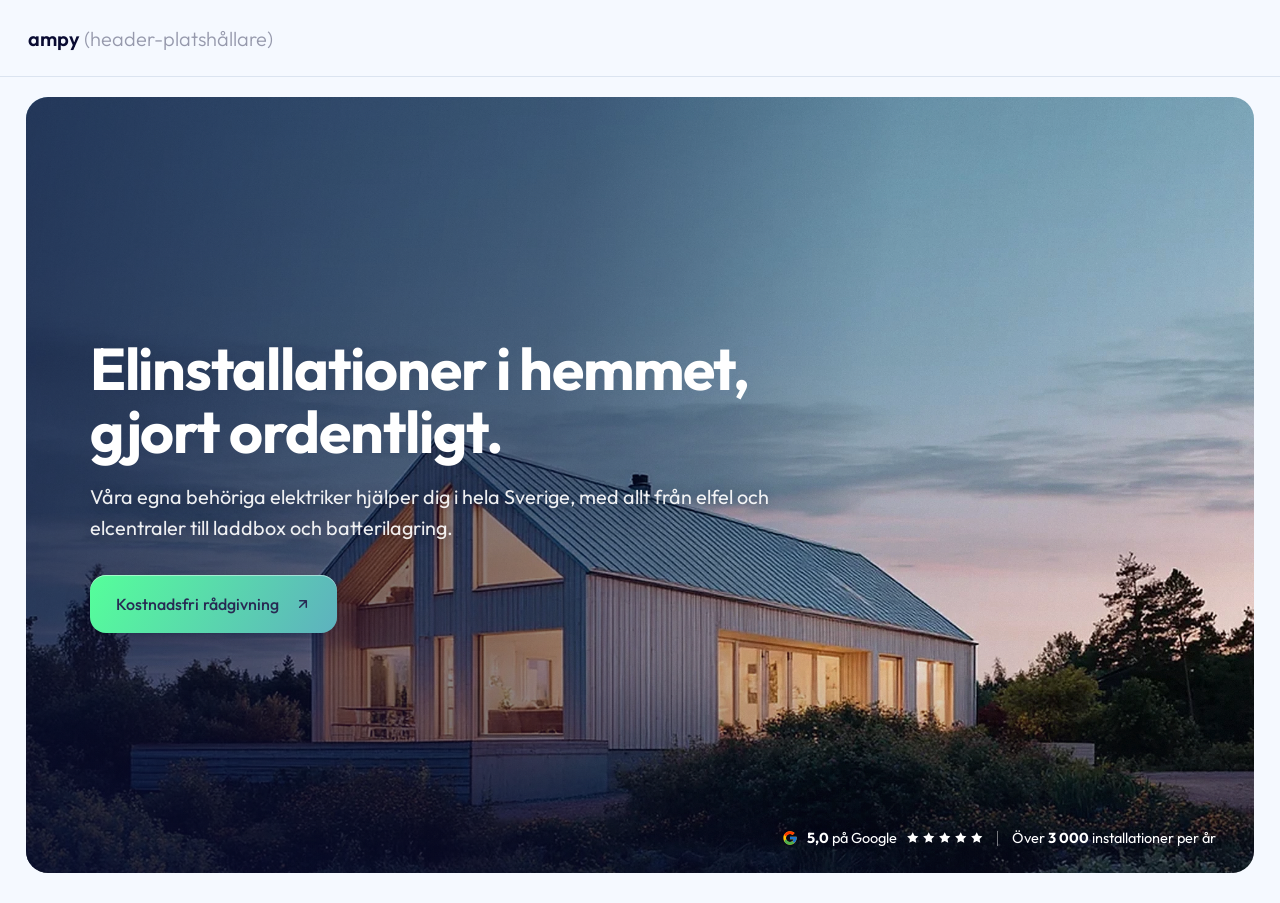
<file: Hero-1 Documentation/preview/index.html>
<!DOCTYPE html>
<html lang="sv">
<head>
<meta charset="utf-8">
<meta name="viewport" content="width=device-width, initial-scale=1">
<title>Ampy Hero 1 — leverans-preview (samma bytes som skeppas)</title>
<link rel="stylesheet" href="../hero-1.css">
<style>
  /* Endast preview-scaffolding — INTE del av leveransen.
     Simulerar sajtheaderns höjd + Outfit (sajten self-hostar den i prod). */
  @import url('https://fonts.googleapis.com/css2?family=Outfit:wght@300;400;500;600;700&display=swap');
  body{margin:0;background:#f5f9ff;}
  .fake-header{height:76px;background:#f5f9ff;border-bottom:1px solid #dbe4f0;
    display:flex;align-items:center;padding:0 28px;font:600 20px 'Outfit',sans-serif;color:#090b32;}
  @media (max-width:992px){.fake-header{height:66px;}}
</style>
</head>
<body>
<div class="fake-header">ampy&nbsp;<span style="opacity:.4;font-weight:300">(header-platshållare)</span></div>

<!-- ▼▼ LEVERANSEN — identisk med hero-1.html (bild pekas om till assets/) ▼▼ -->
<section class="ampy-hero1" aria-label="Ampy – el i hemmet">
  <div class="ampy-hero1__frame">
    <img src="../assets/hero-1-bg.webp" alt="Upplyst villa i skymningen med el installerad av Ampy" fetchpriority="high" loading="eager">
    <div class="ampy-hero1__veil" aria-hidden="true"></div>
    <div class="ampy-hero1__content">
      <h1 class="ampy-hero1__title">Elinstallationer i hemmet,<br> gjort ordentligt.</h1>
      <p class="ampy-hero1__lead">Våra egna behöriga elektriker hjälper dig i hela Sverige, med allt från elfel och elcentraler till laddbox och batterilagring.</p>
      <a class="ampy-hero1__cta" href="https://ampy.se/kontakt/">
        Kostnadsfri rådgivning
        <svg class="pil" width="16" height="16" viewBox="0 0 16 16" fill="none" aria-hidden="true"><path d="M4.7 11.3 11.3 4.7M11.3 4.7H4.7M11.3 4.7v6.6" stroke="currentColor" stroke-width="1.5" stroke-linecap="round" stroke-linejoin="round"/></svg>
      </a>
    </div>
    <div class="ampy-hero1__proof">
      <a class="g-row" href="https://www.google.com/maps/place/Ampy/@59.3576299,17.9842061,17z/data=!3m1!4b1!4m6!3m5!1s0x2bec1ce5c4ed9ce9:0xfce1752e84a1bfee!8m2!3d59.3576272!4d17.986781!16s%2Fg%2F11ypjy9rrm" target="_blank" rel="noopener" aria-label="Ampys omdömen, 5,0 på Google">
        <svg class="g-icon" width="16" height="16" viewBox="0 0 48 48" aria-hidden="true"><path fill="#FFC107" d="M43.6 20.1H42V20H24v8h11.3C33.7 32.7 29.2 36 24 36c-6.6 0-12-5.4-12-12s5.4-12 12-12c3.1 0 5.9 1.2 8 3l5.7-5.7C34.2 6.1 29.3 4 24 4 13 4 4 13 4 24s9 20 20 20 20-9 20-20c0-1.3-.1-2.6-.4-3.9z"/><path fill="#FF3D00" d="m6.3 14.7 6.6 4.8C14.7 15.1 19 12 24 12c3.1 0 5.9 1.2 8 3l5.7-5.7C34.2 6.1 29.3 4 24 4 16.3 4 9.7 8.3 6.3 14.7z"/><path fill="#4CAF50" d="M24 44c5.2 0 9.9-2 13.4-5.2l-6.2-5.2C29.2 35.1 26.7 36 24 36c-5.2 0-9.6-3.3-11.3-8l-6.5 5C9.5 39.6 16.2 44 24 44z"/><path fill="#1976D2" d="M43.6 20.1H42V20H24v8h11.3c-.8 2.2-2.2 4.2-4.1 5.6l6.2 5.2C41.4 34.8 44 29.9 44 24c0-1.3-.1-2.6-.4-3.9z"/></svg>
        <span class="g-label"><strong>5,0</strong> på Google</span>
        <span class="stars" aria-hidden="true">
          <svg viewBox="0 0 24 24"><path d="m12 2 3.1 6.3 6.9 1-5 4.9 1.2 6.9L12 17.8 5.8 21l1.2-6.9-5-4.9 6.9-1z"/></svg>
          <svg viewBox="0 0 24 24"><path d="m12 2 3.1 6.3 6.9 1-5 4.9 1.2 6.9L12 17.8 5.8 21l1.2-6.9-5-4.9 6.9-1z"/></svg>
          <svg viewBox="0 0 24 24"><path d="m12 2 3.1 6.3 6.9 1-5 4.9 1.2 6.9L12 17.8 5.8 21l1.2-6.9-5-4.9 6.9-1z"/></svg>
          <svg viewBox="0 0 24 24"><path d="m12 2 3.1 6.3 6.9 1-5 4.9 1.2 6.9L12 17.8 5.8 21l1.2-6.9-5-4.9 6.9-1z"/></svg>
          <svg viewBox="0 0 24 24"><path d="m12 2 3.1 6.3 6.9 1-5 4.9 1.2 6.9L12 17.8 5.8 21l1.2-6.9-5-4.9 6.9-1z"/></svg>
        </span>
      </a>
      <span class="sep" aria-hidden="true"></span>
      <span class="vol">Över <strong>3 000</strong> installationer per år</span>
    </div>
  </div>
</section>
<!-- ▲▲ LEVERANSEN slutar ▲▲ -->
</body>
</html>
</file>
<file: Hero-1 Documentation/hero-1.css>
/* ============================================================================
   Ampy — Hero 1 "Elinstallationer i hemmet, gjort ordentligt." (startsidans section 1)
   FluentSnippets: lägg som CSS-snippet (eller i Bricks Code-elementets CSS-pane
   — hero-1-bricks.json bär redan exakt denna CSS i cssCode).

   PRODUKTIONSHÄRDAD — värdena är 1:1 från den ägargodkända prototypen
   (julius447.github.io/Hero-1, commit a20119f). Ändra INTE värden ("approved
   rendering is canon") — bara konfig-knopparna längst upp.

   - Allt scopat under .ampy-hero1 → noll läckage in i temat.
   - Enheter är px (WordPress kör INTE prototypens 62.5%-rem-bas).
   - TYPOGRAFI ÄR MEDVETET PINNAD TILL OUTFIT (till skillnad från mini-menyns
     block som ärver): den godkända renderingen är Outfit 700 i rubriken.
     Sajten self-hostar redan Outfit — ingen extra @font-face här.
   - --ampy-header-h MÅSTE matcha sajtheaderns verkliga höjd (76px desktop /
     66px mobil i header-prototypen). Fel värde = fel hero-höjd.
   - Bilden ligger som <img> i markupen (inte background) för fetchpriority +
     riktig LCP. Ladda upp assets/hero-1-bg.webp till /wp-content/uploads/.
   - Ingen JS behövs — blocket är helt statiskt/CSS-buret.
   ============================================================================ */

.ampy-hero1{
  /* ---- konfig-knoppar ---- */
  --ampy-header-h:76px;          /* = sajtheaderns höjd desktop */
  --ampy-header-h-m:66px;        /* = sajtheaderns höjd <=992px */
  /* ---- tokens (Ampy-produktion) ---- */
  --ap-navy:#090b32; --ap-teal:#00a991; --ap-mint:#55ff9a; --ap-steel:#5eb1bf;
  --ap-offwhite:#f5f9ff;

  display:block;
  font-family:'Outfit',ui-sans-serif,system-ui,sans-serif;
  background:var(--ap-offwhite);
  padding:clamp(12px,1.6vw,20px) clamp(14px,2vw,26px) clamp(20px,2.6vw,30px);
}
.ampy-hero1 *,.ampy-hero1 *::before,.ampy-hero1 *::after{box-sizing:border-box;margin:0;padding:0;}
.ampy-hero1 a{text-decoration:none;}
.ampy-hero1 img,.ampy-hero1 svg{display:block;max-width:100%;}

/* ---- den inramade foto-heron (Evify-strukturen: vit "safety line" runt) ---- */
.ampy-hero1__frame{
  position:relative;
  max-width:1700px;
  margin-inline:auto;
  height:calc(100vh - var(--ampy-header-h) - 48px);   /* fallback */
  height:calc(100svh - var(--ampy-header-h) - 48px);
  min-height:620px;
  max-height:950px;
  border-radius:22px;
  overflow:hidden;
}
.ampy-hero1__frame > img{
  position:absolute;inset:0;width:100%;height:100%;
  object-fit:cover;object-position:62% 60%;
}
.ampy-hero1__veil{
  position:absolute;inset:0;
  background:
    linear-gradient(98deg,rgba(9,11,50,.68) 0%,rgba(9,11,50,.46) 42%,rgba(9,11,50,.12) 66%,rgba(9,11,50,.02) 100%),
    linear-gradient(0deg,rgba(9,11,50,.38) 0%,rgba(9,11,50,0) 26%);
}

/* ---- textstacken (vit, vänster, vertikalt centrerad) ---- */
.ampy-hero1__content{
  position:relative;z-index:1;height:100%;
  display:flex;flex-direction:column;justify-content:center;
  padding:0 clamp(24px,5vw,84px);
  max-width:880px;   /* rymmer "Elinstallationer i hemmet," på rad 1 (2-radig H1) */
}
.ampy-hero1__title{
  font-family:inherit;
  font-size:clamp(36px,4.6vw,60px);
  line-height:1.07;font-weight:700;letter-spacing:-.018em;
  color:#ffffff;text-wrap:balance;
}
/* H1 bryter efter "hemmet," på desktop (≥993); på mobil göms brytet → naturlig wrap */
.ampy-hero1__title br{display:none;}
@media (min-width:993px){ .ampy-hero1__title br{display:inline;} }
.ampy-hero1__lead{
  font-size:clamp(17px,1.55vw,22px);
  line-height:1.58;font-weight:400;
  color:rgba(255,255,255,.92);
  margin-top:18px;
  text-shadow:0 1px 12px rgba(9,11,50,.35);
}
/* neutralisera auto-länkade ord som tema/plugins kan injicera i leaden */
.ampy-hero1 .ampy-hero1__lead *{color:inherit;text-decoration:none;}

/* ---- den ENDA CTA:n — kanonisk "Kostnadsfri rådgivning" från repo julius447/CTA-website
   (radgivning-cta-mönstret: 120° mint→stål-gradient, mjuk navy-text, inset-highlight
   + grön glow, pil skalar 1.18 vid hover). Heron ärver library-CTA:n; länk → /kontakt/. ---- */
.ampy-hero1__cta{
  display:inline-flex;align-items:center;align-self:flex-start;
  gap:16px;margin-top:32px;min-height:58px;
  padding:11px 26px;border-radius:16px;
  background:linear-gradient(120deg,#55ff9a 0%,#5eb1bf 100%);
  color:hsl(237 35% 24%);
  font-family:inherit;font-size:16px;font-weight:500;line-height:1;letter-spacing:.005em;white-space:nowrap;
  text-decoration:none;
  box-shadow:
    inset 0 1px 0 rgba(255,255,255,.45),
    0 2px 4px rgba(9,11,50,.10),
    0 14px 32px -8px rgba(9,11,50,.40);
  transition:transform .16s ease,box-shadow .16s ease,filter .16s ease;
  -webkit-tap-highlight-color:transparent;
}
.ampy-hero1__cta:hover{
  transform:translateY(-1.5px);filter:saturate(1.06) brightness(1.02);
  box-shadow:
    inset 0 1px 0 rgba(255,255,255,.5),
    0 3px 6px rgba(9,11,50,.12),
    0 18px 38px -8px rgba(9,11,50,.46);
}
.ampy-hero1__cta:active{transform:translateY(0);}
.ampy-hero1__cta .pil{flex:0 0 auto;transition:transform .16s ease;}
.ampy-hero1__cta:hover .pil{transform:scale(1.18);}
.ampy-hero1__cta:focus-visible{outline:3px solid var(--ap-teal);outline-offset:3px;}

/* ---- trust-raden i bildens fot (Evify-mönstret) ----
   OBS finess-uppmätt: G-ikon, "5,0 på Google", stjärnor, "|" och volymen delar
   exakt baslinje. "5,0 på Google" ligger i EN span (vanligt mellanslag) —
   splittra den INTE i flex-barn, det var det som skapade hålet. */
.ampy-hero1__proof{
  position:absolute;z-index:1;
  right:clamp(24px,3vw,44px);bottom:clamp(20px,3vh,32px);
  display:flex;align-items:center;gap:14px;
  font-size:14.5px;font-weight:400;line-height:1;
  color:#ffffff;text-shadow:0 1px 8px rgba(9,11,50,.45);
}
.ampy-hero1__proof .g-row{display:inline-flex;align-items:center;gap:9px;color:inherit;}
.ampy-hero1__proof .g-icon{flex:0 0 auto;display:block;}
.ampy-hero1__proof .g-label{white-space:nowrap;}
.ampy-hero1__proof .g-label strong{font-weight:700;}
.ampy-hero1__proof .g-row:hover .g-label{text-decoration:underline;}
.ampy-hero1__proof .stars{display:inline-flex;gap:2.5px;}
.ampy-hero1__proof .stars svg{width:13.5px;height:13.5px;fill:#ffffff;display:block;}
.ampy-hero1__proof .sep{width:1px;height:15px;background:rgba(255,255,255,.45);}
.ampy-hero1__proof .vol{white-space:nowrap;}
.ampy-hero1__proof .vol strong{font-weight:700;}

/* ============================================================
   RESPONSIVT — tre lägen (verifierade 1440/1280/1024/853/768/650/540/414/390/375)
   ============================================================ */

/* ---- surfplatta 993–1200: tempererad skala + starkare veil-mitt ---- */
@media (min-width:993px) and (max-width:1200px){
  .ampy-hero1__content{max-width:720px;}
  .ampy-hero1__title{font-size:clamp(38px,4.4vw,46px);}
  .ampy-hero1__veil{
    background:
      linear-gradient(98deg,rgba(9,11,50,.68) 0%,rgba(9,11,50,.52) 42%,rgba(9,11,50,.12) 66%,rgba(9,11,50,.02) 100%),
      linear-gradient(0deg,rgba(9,11,50,.38) 0%,rgba(9,11,50,0) 26%);
  }
}

/* ---- gemensam ram <=992 ---- */
@media (max-width:992px){
  .ampy-hero1{padding:10px 10px 16px;}
  .ampy-hero1__frame{
    height:calc(100vh - var(--ampy-header-h-m) - 26px);   /* fallback */
    height:calc(100svh - var(--ampy-header-h-m) - 26px);
    min-height:520px;border-radius:18px;
  }
  .ampy-hero1__cta{align-self:flex-start;gap:14px;min-height:54px;padding:10px 24px;font-size:15.5px;}
}

/* ---- mellanband 561–992 (stor mobil landskap / liten surfplatta):
        centrerad tempererad desktop-komposition ---- */
@media (min-width:561px) and (max-width:992px){
  .ampy-hero1__content{justify-content:center;padding:0 clamp(30px,6vw,60px);max-width:640px;}
  .ampy-hero1__title{font-size:clamp(38px,6.2vw,50px);}
  .ampy-hero1__lead{font-size:clamp(16px,2.3vw,19px);}
  .ampy-hero1__proof{right:24px;bottom:20px;}
}

/* ---- äkta mobil <=560 (viktigaste spannet 360–400):
        textblocket VERTIKALT CENTRERAT med lätt optisk bias (7vh) ---- */
@media (max-width:560px){
  .ampy-hero1__frame > img{object-position:66% 62%;}
  .ampy-hero1__veil{
    background:
      linear-gradient(180deg,rgba(9,11,50,.30) 0%,rgba(9,11,50,.24) 30%,rgba(9,11,50,.28) 62%,rgba(9,11,50,.64) 100%),
      linear-gradient(98deg,rgba(9,11,50,.28) 0%,rgba(9,11,50,.05) 60%);
  }
  .ampy-hero1__content{justify-content:center;padding:0 24px 7vh;max-width:none;height:100%;}
  .ampy-hero1__title{font-size:36px;}
  .ampy-hero1__lead{font-size:15.5px;line-height:1.55;margin-top:14px;}  /* = 3 rader @360–414 */
  .ampy-hero1__cta{gap:12px;min-height:52px;padding:9px 22px;font-size:15px;margin-top:26px;}
  .ampy-hero1__proof{
    right:auto;left:24px;bottom:20px;
    flex-direction:column;align-items:flex-start;gap:9px;font-size:13.5px;
  }
  .ampy-hero1__proof .sep{width:26px;height:1px;background:rgba(255,255,255,.38);}
  .ampy-hero1__proof .vol{opacity:.92;}
}

@media (prefers-reduced-motion:reduce){
  .ampy-hero1 *,.ampy-hero1 *::before,.ampy-hero1 *::after{animation:none !important;transition:none !important;}
}
@media (forced-colors:active){
  .ampy-hero1__cta:focus-visible{outline:2px solid;outline-offset:2px;}
}
</file>
